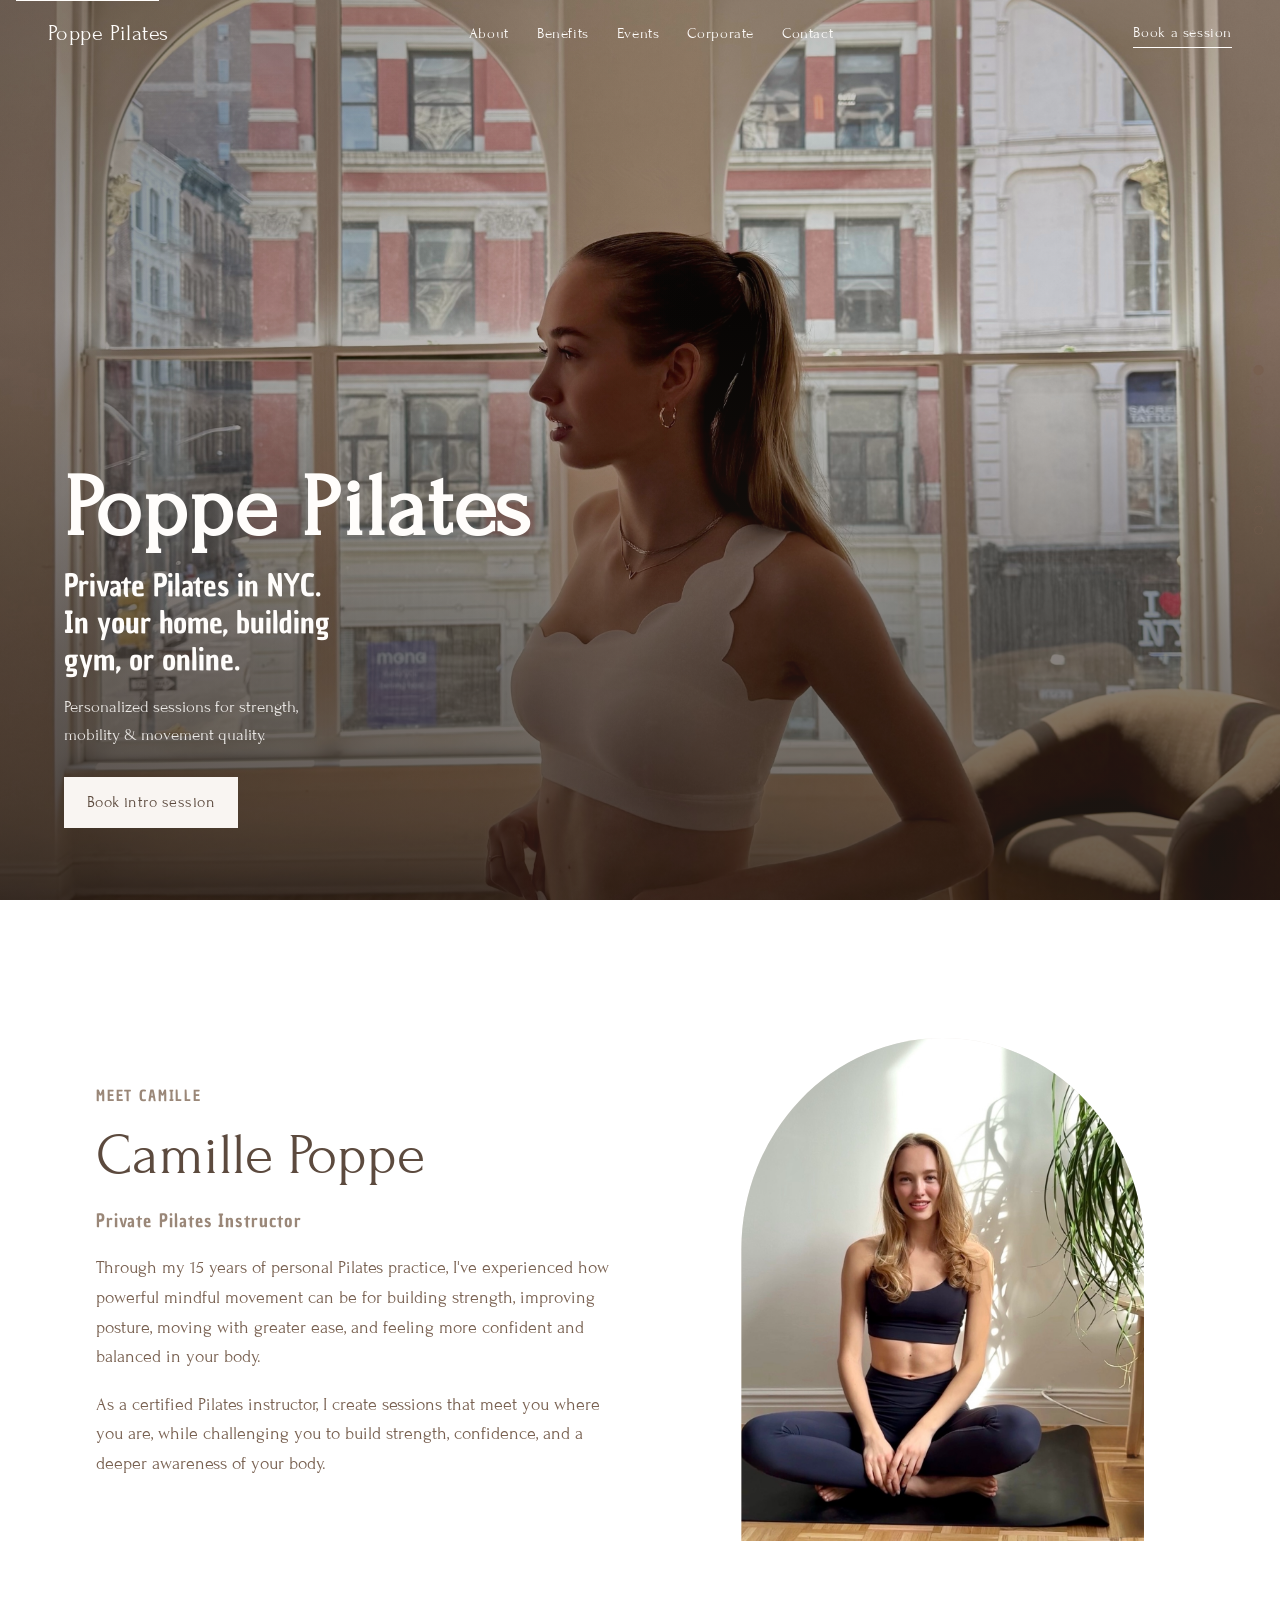
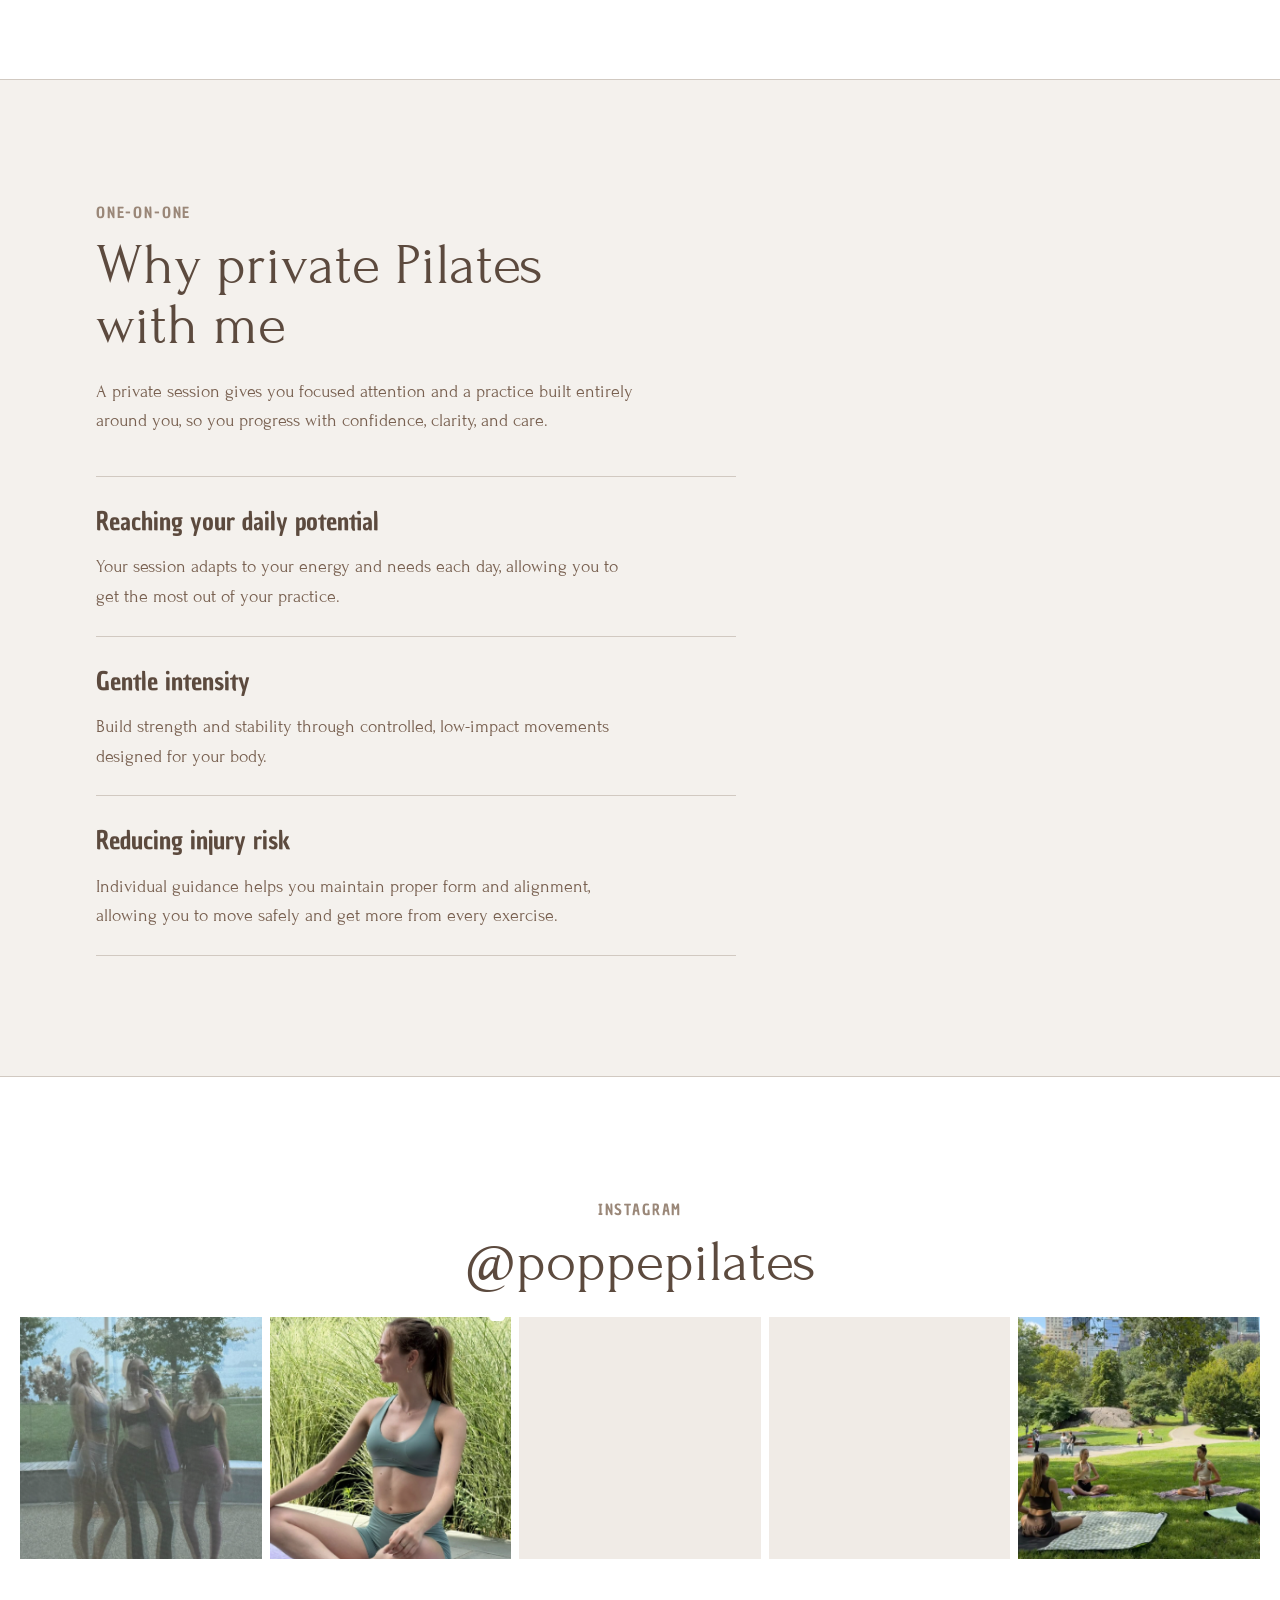
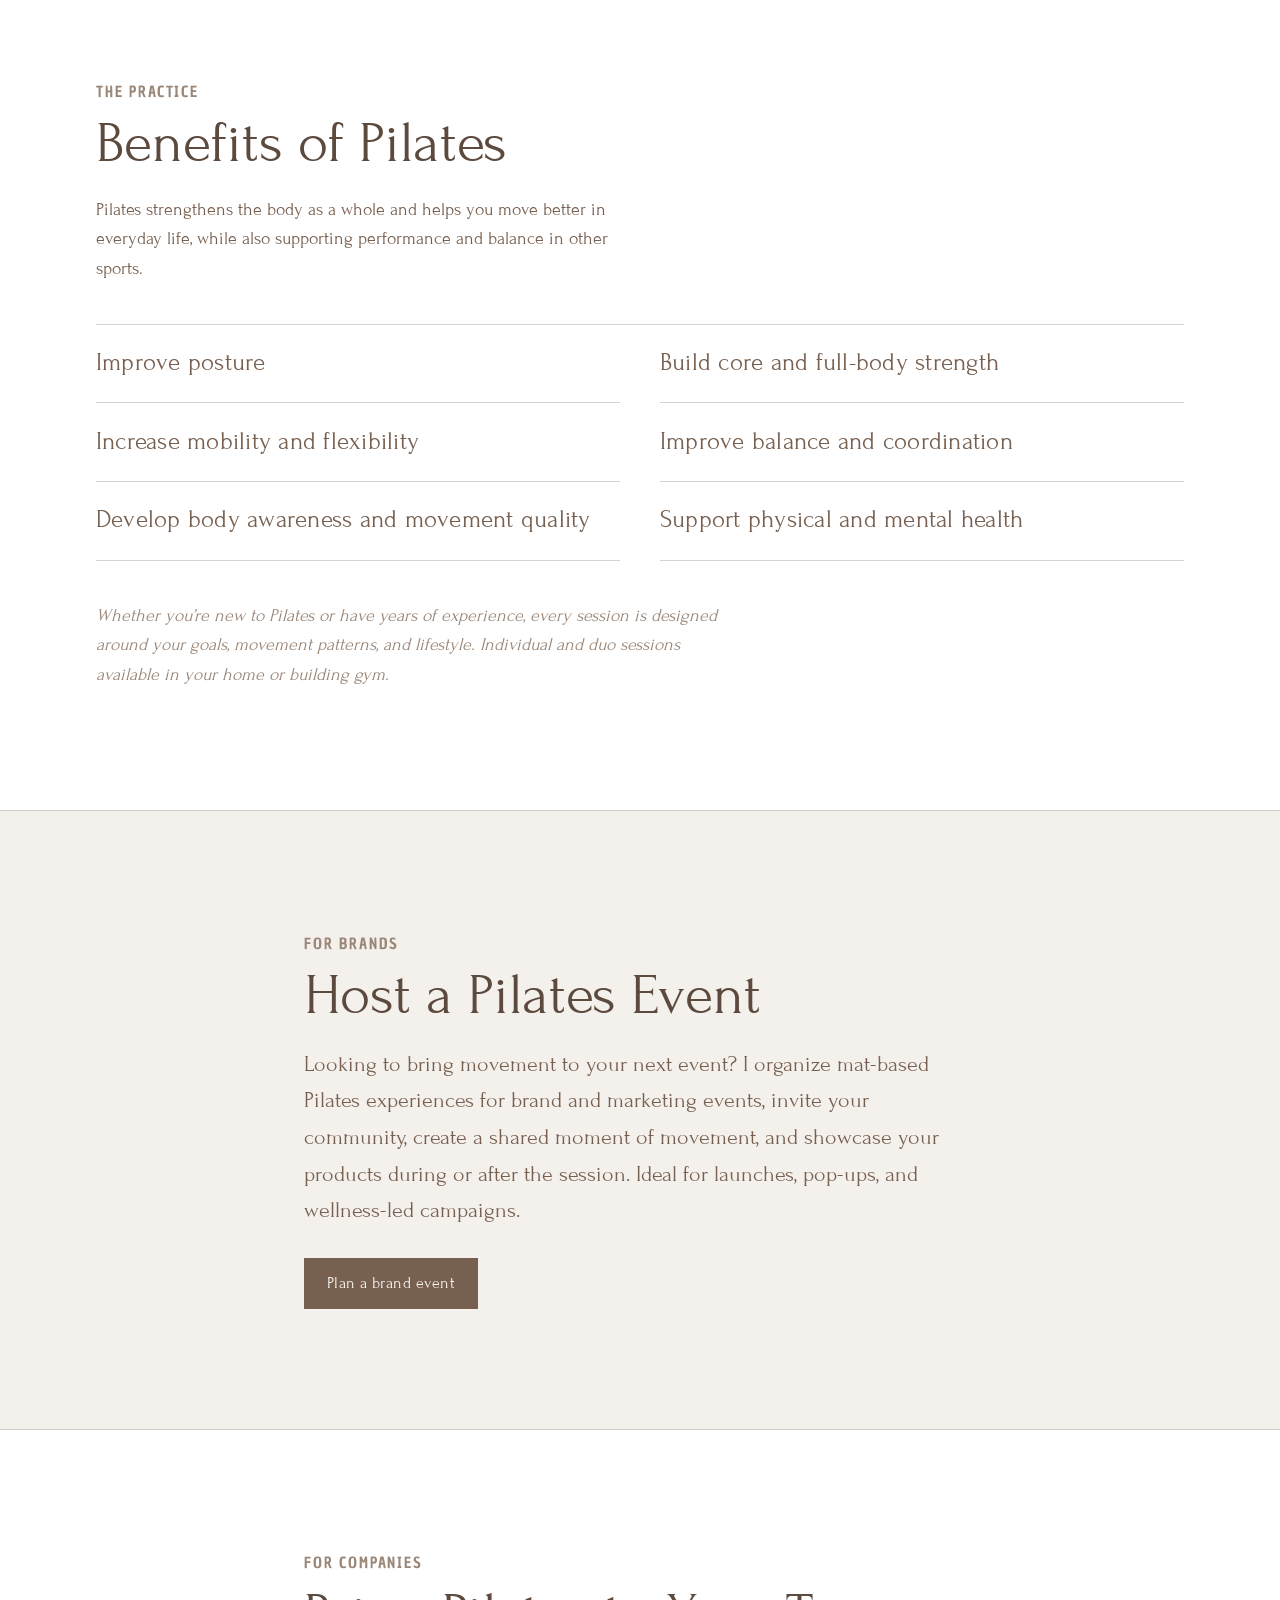
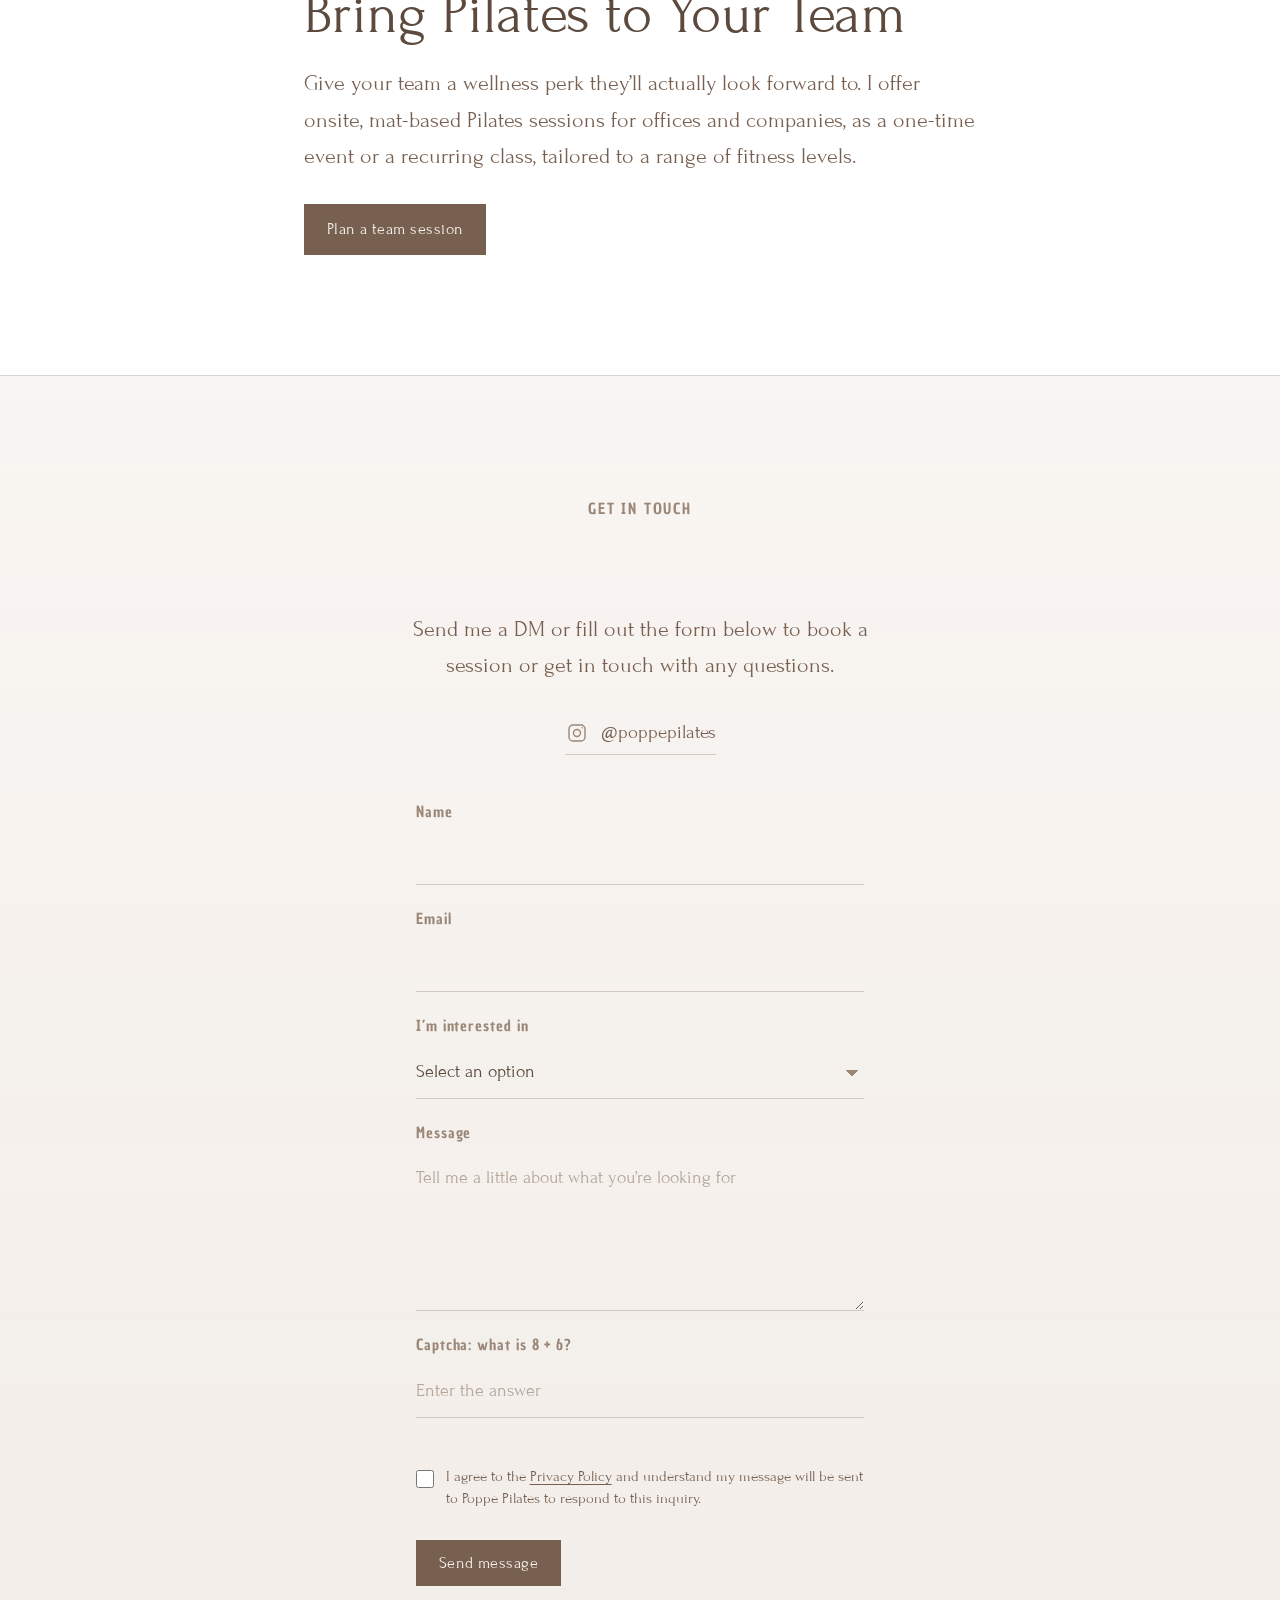
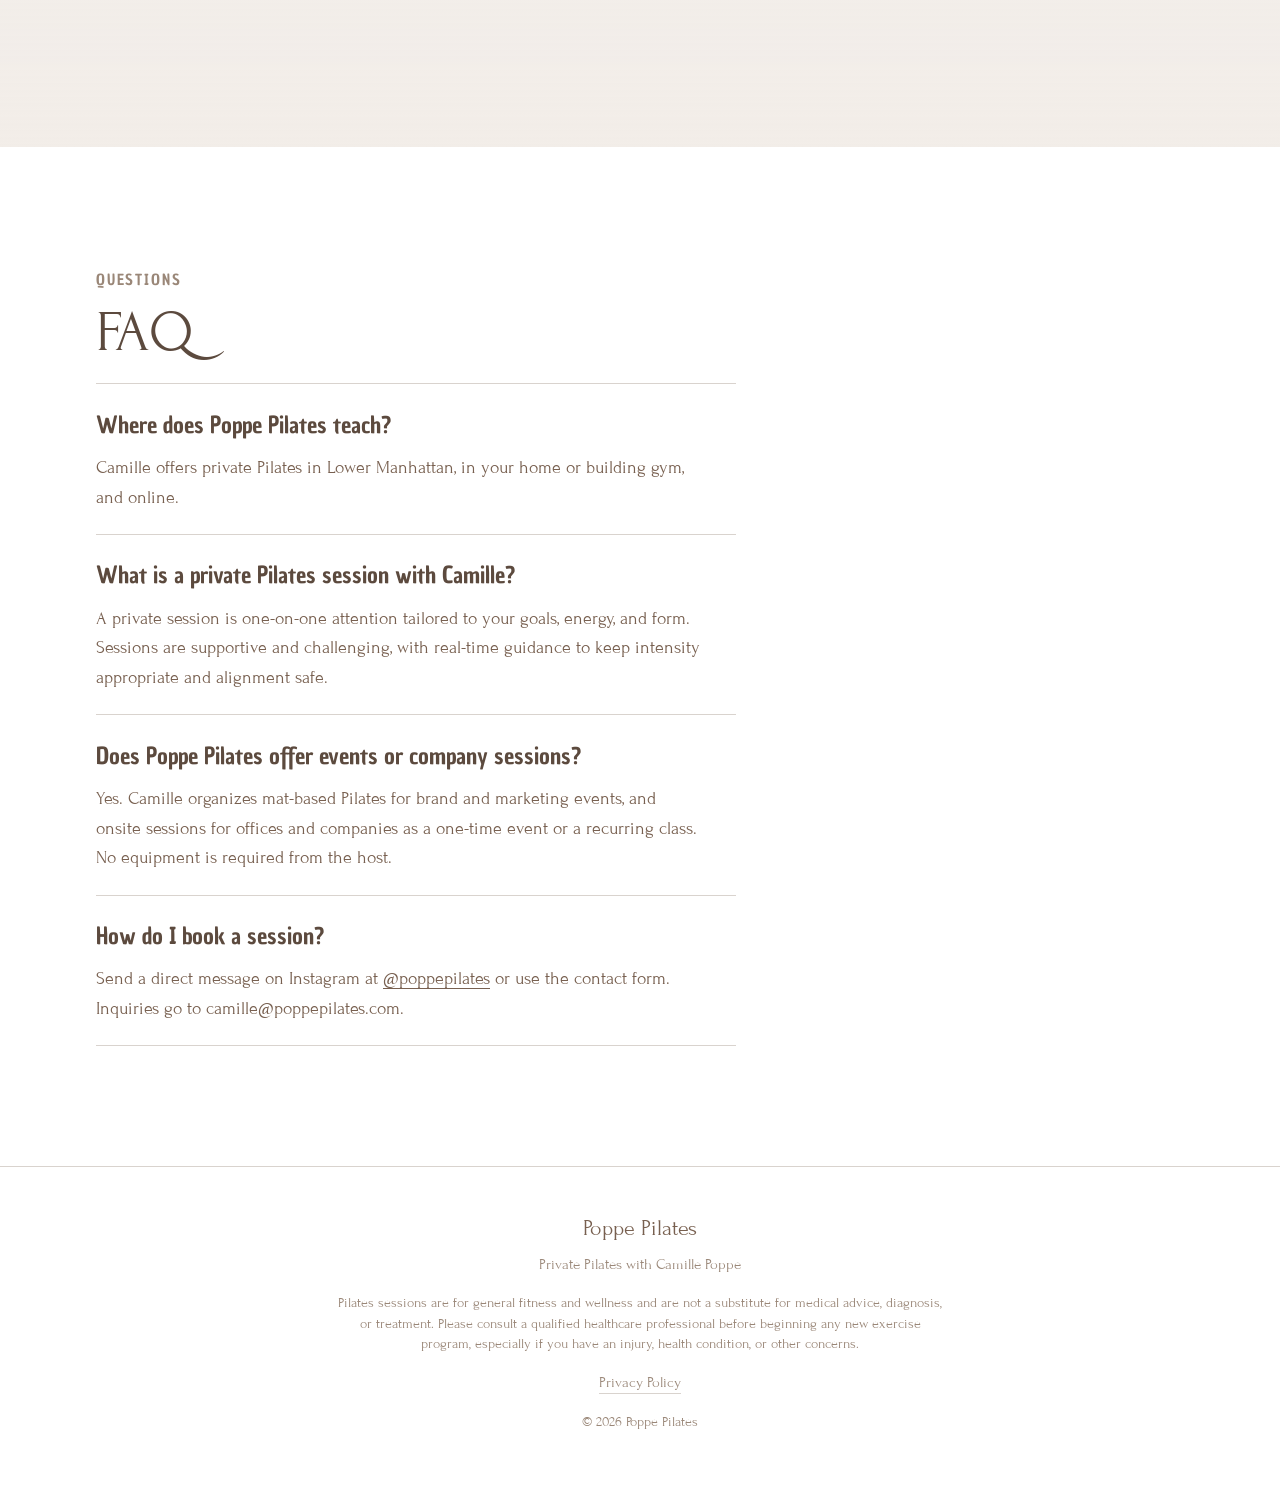
<file: index.html>
<!DOCTYPE html>
<html lang="en">
  <head>
    <meta charset="UTF-8" />
    <meta name="viewport" content="width=device-width, initial-scale=1.0" />
    <title>Poppe Pilates | Private Pilates in Lower Manhattan</title>
    <meta
      name="description"
      content="Private Pilates in Lower Manhattan with Camille Poppe. Personalized sessions in your home, building gym, or online for strength, mobility, and movement quality."
    />
    <link rel="canonical" href="https://poppepilates.com/" />
    <link rel="sitemap" type="application/xml" title="Sitemap" href="https://poppepilates.com/sitemap.xml" />
    <meta property="og:type" content="website" />
    <meta property="og:locale" content="en_US" />
    <meta property="og:site_name" content="Poppe Pilates" />
    <meta property="og:title" content="Poppe Pilates | Private Pilates in Lower Manhattan" />
    <meta
      property="og:description"
      content="Private Pilates in Lower Manhattan with Camille Poppe. Personalized sessions in your home, building gym, or online."
    />
    <meta property="og:url" content="https://poppepilates.com/" />
    <meta property="og:image" content="https://poppepilates.com/assets/images/camille2.JPG" />
    <meta name="twitter:card" content="summary_large_image" />
    <meta name="twitter:title" content="Poppe Pilates | Private Pilates in Lower Manhattan" />
    <meta
      name="twitter:description"
      content="Private Pilates in Lower Manhattan with Camille Poppe. Personalized sessions in your home, building gym, or online."
    />
    <meta name="twitter:image" content="https://poppepilates.com/assets/images/camille2.JPG" />
    <script type="application/ld+json">
      {
        "@context": "https://schema.org",
        "@graph": [
          {
            "@type": "HealthAndBeautyBusiness",
            "@id": "https://poppepilates.com/#business",
            "name": "Poppe Pilates",
            "url": "https://poppepilates.com/",
            "image": "https://poppepilates.com/assets/images/camille2.JPG",
            "email": "camille@poppepilates.com",
            "founder": {
              "@type": "Person",
              "name": "Camille Poppe",
              "jobTitle": "Private Pilates Instructor"
            },
            "address": {
              "@type": "PostalAddress",
              "addressLocality": "Lower Manhattan",
              "addressRegion": "NY",
              "addressCountry": "US"
            },
            "areaServed": [
              { "@type": "Place", "name": "Lower Manhattan" },
              { "@type": "City", "name": "New York" }
            ],
            "sameAs": ["https://www.instagram.com/poppepilates/"]
          },
          {
            "@type": "WebSite",
            "@id": "https://poppepilates.com/#website",
            "url": "https://poppepilates.com/",
            "name": "Poppe Pilates",
            "inLanguage": "en-US",
            "publisher": { "@id": "https://poppepilates.com/#business" }
          },
          {
            "@type": "FAQPage",
            "mainEntity": [
              {
                "@type": "Question",
                "name": "Where does Poppe Pilates teach?",
                "acceptedAnswer": {
                  "@type": "Answer",
                  "text": "Camille Poppe offers private Pilates in Lower Manhattan, in your home or building gym, and online."
                }
              },
              {
                "@type": "Question",
                "name": "What is a private Pilates session with Camille?",
                "acceptedAnswer": {
                  "@type": "Answer",
                  "text": "A private session is one-on-one attention tailored to your goals, energy, and form. Sessions are supportive and challenging, with real-time guidance to keep intensity appropriate and alignment safe."
                }
              },
              {
                "@type": "Question",
                "name": "Does Poppe Pilates offer events or company sessions?",
                "acceptedAnswer": {
                  "@type": "Answer",
                  "text": "Yes. Camille organizes mat-based Pilates for brand and marketing events, and onsite sessions for offices and companies as a one-time event or a recurring class. No equipment is required from the host."
                }
              },
              {
                "@type": "Question",
                "name": "How do I book a session?",
                "acceptedAnswer": {
                  "@type": "Answer",
                  "text": "Send a direct message on Instagram at @poppepilates or use the contact form on poppepilates.com. Inquiries go to camille@poppepilates.com."
                }
              }
            ]
          }
        ]
      }
    </script>
    <link rel="preconnect" href="https://fonts.googleapis.com" />
    <link rel="preconnect" href="https://fonts.gstatic.com" crossorigin />
    <link
      href="https://fonts.googleapis.com/css2?family=Chau+Philomene+One&amp;family=Forum&amp;display=swap"
      rel="stylesheet"
    />
    <link rel="stylesheet" href="css/styles.css" />
  </head>
  <body>
    <a class="skip-link" href="#main">Skip to content</a>

    <header class="site-header" data-header>
      <a class="logo" href="#top">Poppe Pilates</a>
      <nav class="nav" aria-label="Primary">
        <a href="#about">About</a>
        <a href="#benefits">Benefits</a>
        <a href="#events">Events</a>
        <a href="#corporate">Corporate</a>
        <a href="#contact">Contact</a>
      </nav>
      <a class="header-cta" href="#contact">Book a session</a>
      <button
        class="nav-toggle"
        type="button"
        aria-expanded="false"
        aria-controls="mobile-nav"
        data-nav-toggle
      >
        <span class="sr-only">Menu</span>
        <span></span>
        <span></span>
      </button>
    </header>

    <div class="mobile-nav" id="mobile-nav" data-mobile-nav hidden>
      <a href="#about">About</a>
      <a href="#benefits">Benefits</a>
      <a href="#events">Events</a>
      <a href="#corporate">Corporate</a>
      <a href="#contact">Contact</a>
      <a class="mobile-cta" href="#contact">Book a Session</a>
    </div>

    <main id="main">
      <section class="hero" id="top">
        <div class="hero-media" aria-hidden="true">
          <img
            src="assets/images/camille2.JPG"
            alt=""
            width="1600"
            height="2000"
            fetchpriority="high"
          />
          <div class="hero-veil"></div>
        </div>
        <div class="hero-content">
          <h1 class="hero-brand reveal" data-reveal>Poppe Pilates</h1>
          <p class="hero-title reveal" data-reveal>
            Private Pilates in NYC. In your home, building gym, or online.
          </p>
          <p class="hero-lede reveal" data-reveal>
            Personalized sessions for strength, mobility &amp; movement quality.
          </p>
          <div class="hero-actions reveal" data-reveal>
            <a class="btn btn-primary" href="#contact">Book intro session</a>
          </div>
        </div>
      </section>

      <section class="section about" id="about">
        <div class="section-inner about-grid">
          <div class="about-copy">
            <p class="eyebrow reveal" data-reveal>Meet Camille</p>
            <h2 class="section-title reveal" data-reveal>Camille Poppe</h2>
            <p class="role reveal" data-reveal>Private Pilates Instructor</p>
            <p class="reveal" data-reveal>
              Through my 15 years of personal Pilates practice, I've experienced
              how powerful mindful movement can be for building strength,
              improving posture, moving with greater ease, and feeling more
              confident and balanced in your body.
            </p>
            <p class="reveal" data-reveal>
              As a certified Pilates instructor, I create sessions that meet you where you are, while challenging you to build strength, confidence, and a deeper awareness of your body.
            </p>
          </div>
          <figure class="about-portrait reveal" data-reveal>
            <div class="portrait-frame">
              <img
                src="assets/images/camille.jpg"
                alt="Camille Poppe seated on a mat, smiling"
                width="900"
                height="1125"
                loading="lazy"
              />
            </div>
          </figure>
        </div>
      </section>

      <section class="section method" id="method">
        <div class="section-inner">
          <div class="benefits-intro">
            <p class="eyebrow reveal" data-reveal>One-on-one</p>
            <h2 class="section-title reveal" data-reveal>
              Why private Pilates with me
            </h2>
            <p class="reveal" data-reveal>
              A private session gives you focused attention and a practice built
              entirely around you, so you progress with confidence, clarity,
              and care.
            </p>
          </div>
          <div class="private-points">
            <article class="private-point reveal" data-reveal>
              <h3>Reaching your daily potential</h3>
              <p>
                Your session adapts to your energy and needs each day, allowing you to get the most out of your practice.
            </article>
            <article class="private-point reveal" data-reveal>
              <h3>Gentle intensity</h3>
              <p>
               Build strength and stability through controlled, low-impact movements designed for your body. 
              </p>
            </article>
            <article class="private-point reveal" data-reveal>
              <h3>Reducing injury risk</h3>
              <p>
                Individual guidance helps you maintain proper form and alignment, allowing you to move safely and get more from every exercise. 
              </p>
            </article>
          </div>
        </div>
      </section>

      <section class="section instagram" id="instagram" aria-labelledby="instagram-heading">
        <div class="section-inner">
          <div class="instagram-head">
            <p class="eyebrow">Instagram</p>
            <h2 class="section-title" id="instagram-heading">
              <a href="https://www.instagram.com/poppepilates/" target="_blank" rel="noopener noreferrer"
                >@poppepilates</a
              >
            </h2>
          </div>
        </div>
        <div class="instagram-row">
          <a
            class="instagram-post"
            href="https://www.instagram.com/poppepilates/reel/DaI42hnuo8l/"
            target="_blank"
            rel="noopener noreferrer"
            aria-label="View Instagram reel from Poppe Pilates"
          >
            <img
              src="assets/images/insta_1.png"
              alt="Poppe Pilates Instagram reel"
              width="1080"
              height="1080"
              loading="lazy"
            />
          </a>
          <a
            class="instagram-post"
            href="https://www.instagram.com/poppepilates/reel/DbbDRRYOV_l/"
            target="_blank"
            rel="noopener noreferrer"
            aria-label="View Instagram reel from Poppe Pilates"
          >
            <img
              src="assets/images/insta_2.png"
              alt="Poppe Pilates Instagram reel"
              width="1080"
              height="1080"
              loading="lazy"
            />
          </a>
          <a
            class="instagram-post"
            href="https://www.instagram.com/camilleanna_/p/DbrYeySDGxC/"
            target="_blank"
            rel="noopener noreferrer"
            aria-label="View Instagram post from Camille"
          >
            <iframe
              src="https://www.instagram.com/p/DbrYeySDGxC/embed"
              title="Camille Instagram post"
              loading="lazy"
              tabindex="-1"
            ></iframe>
          </a>
          <a
            class="instagram-post"
            href="https://www.instagram.com/poppepilates/p/DbtTYXzlq5y/"
            target="_blank"
            rel="noopener noreferrer"
            aria-label="View Instagram post from Poppe Pilates"
          >
            <iframe
              src="https://www.instagram.com/p/DbtTYXzlq5y/embed"
              title="Poppe Pilates Instagram post"
              loading="lazy"
              tabindex="-1"
            ></iframe>
          </a>
          <a
            class="instagram-post"
            href="https://www.instagram.com/poppepilates/reel/DcHvBOzuPgE/"
            target="_blank"
            rel="noopener noreferrer"
            aria-label="View Instagram reel from Poppe Pilates"
          >
            <img
              src="assets/images/insta_5.png"
              alt="Poppe Pilates Instagram reel"
              width="1080"
              height="1080"
              loading="lazy"
            />
          </a>
        </div>
      </section>

      <section class="section benefits" id="benefits">
        <div class="section-inner">
          <div class="benefits-intro">
            <p class="eyebrow reveal" data-reveal>The practice</p>
            <h2 class="section-title reveal" data-reveal>Benefits of Pilates</h2>
            <p class="reveal" data-reveal>
              Pilates strengthens the body as a whole and helps you move better
              in everyday life, while also supporting performance and balance in
              other sports.
            </p>
          </div>
          <ul class="benefit-list">
            <li class="reveal" data-reveal>Improve posture</li>
            <li class="reveal" data-reveal>Build core and full-body strength</li>
            <li class="reveal" data-reveal>Increase mobility and flexibility</li>
            <li class="reveal" data-reveal>Improve balance and coordination</li>
            <li class="reveal" data-reveal>
              Develop body awareness and movement quality
            </li>
            <li class="reveal" data-reveal>Support physical and mental health</li>
          </ul>
          <p class="personalized reveal" data-reveal>
            Whether you&rsquo;re new to Pilates or have years of experience, every
            session is designed around your goals, movement patterns, and
            lifestyle. Individual and duo sessions available in your home or
            building gym.
          </p>
        </div>
      </section>

      <section class="section offer offer-brands" id="events">
        <div class="section-inner offer-inner">
          <p class="eyebrow reveal" data-reveal>For brands</p>
          <h2 class="section-title reveal" data-reveal>
            Host a Pilates Event
          </h2>
          <p class="lead reveal" data-reveal>
            Looking to bring movement to your next event? I organize mat-based Pilates
            experiences for brand and marketing events, invite your
            community, create a shared moment of movement, and showcase your
            products during or after the session. Ideal for launches, pop-ups,
            and wellness-led campaigns.
          </p>
          <div class="offer-cta reveal" data-reveal>
            <a class="btn btn-primary" href="#contact">Plan a brand event</a>
          </div>
        </div>
      </section>

      <section class="section offer offer-teams" id="corporate">
        <div class="section-inner offer-inner">
          <p class="eyebrow reveal" data-reveal>For companies</p>
          <h2 class="section-title reveal" data-reveal>
            Bring Pilates to Your Team
          </h2>
          <p class="lead reveal" data-reveal>
            Give your team a wellness perk they&rsquo;ll actually look forward to. I
            offer onsite, mat-based Pilates sessions for offices and companies, 
            as a one-time event or a recurring class, tailored to
            a range of fitness levels.
          </p>
          <div class="offer-cta reveal" data-reveal>
            <a class="btn btn-primary" href="#contact">Plan a team session</a>
          </div>
        </div>
      </section>

      <section class="section contact" id="contact">
        <div class="section-inner contact-inner">
          <p class="eyebrow reveal" data-reveal>Get in touch</p>
          <h2 class="section-title reveal" data-reveal>Book a session</h2>
          <p class="lead reveal" data-reveal>
            Send me a DM or fill out the form below to book a session or get in touch with any questions.
          </p>

          <p class="instagram-link reveal" data-reveal>
            <a
              href="https://www.instagram.com/poppepilates"
              target="_blank"
              rel="noopener noreferrer"
            >
              <span class="contact-icon" aria-hidden="true">
                <svg viewBox="0 0 24 24" fill="none" stroke="currentColor" stroke-width="1.4">
                  <rect x="4" y="4" width="16" height="16" rx="4" />
                  <circle cx="12" cy="12" r="3.5" />
                  <circle cx="17.2" cy="6.8" r="0.8" fill="currentColor" stroke="none" />
                </svg>
              </span>
              @poppepilates
            </a>
          </p>

          <form
            class="contact-form reveal"
            data-reveal
            data-contact-form
            action="https://formsubmit.co/camille@poppepilates.com"
            method="POST"
            novalidate
          >
            <input type="hidden" name="_subject" value="New inquiry from Poppe Pilates website" />
            <input type="hidden" name="_template" value="table" />
            <input type="hidden" name="_captcha" value="false" />

            <label>
              <span>Name</span>
              <input type="text" name="name" required autocomplete="name" />
            </label>

            <label>
              <span>Email</span>
              <input type="email" name="email" required autocomplete="email" />
            </label>

            <label>
              <span>I&rsquo;m interested in</span>
              <select name="interest" required>
                <option value="" disabled selected>Select an option</option>
                <option value="Private session">Private session</option>
                <option value="Duo session">Duo session</option>
                <option value="Team / company session">Team / company session</option>
                <option value="Brand event">Brand event</option>
                <option value="Other">Other</option>
              </select>
            </label>

            <label>
              <span>Message</span>
              <textarea name="message" rows="5" required placeholder="Tell me a little about what you&rsquo;re looking for"></textarea>
            </label>

            <div class="captcha-field">
              <label for="captcha-input">
                <span
                  >Captcha: what is <span data-captcha-a>0</span> +
                  <span data-captcha-b>0</span>?</span
                >
              </label>
              <input
                id="captcha-input"
                type="text"
                name="captcha_check"
                data-captcha-input
                required
                inputmode="numeric"
                autocomplete="off"
                placeholder="Enter the answer"
                aria-describedby="captcha-error"
              />
              <p
                class="form-feedback form-feedback-error"
                id="captcha-error"
                data-captcha-error
                role="alert"
                aria-live="assertive"
              ></p>
            </div>

            <label class="consent">
              <input type="checkbox" name="privacy_consent" value="yes" required />
              <span
                >I agree to the
                <a href="privacy.html">Privacy Policy</a> and understand my
                message will be sent to Poppe Pilates to respond to this
                inquiry.</span
              >
            </label>

            <button class="btn btn-primary" type="submit" data-contact-submit>
              Send message
            </button>
            <p
              class="form-feedback form-feedback-status"
              data-form-status
              role="status"
              aria-live="polite"
            ></p>
          </form>
        </div>
      </section>

      <section class="section faq" id="faq">
        <div class="section-inner">
          <p class="eyebrow reveal" data-reveal>Questions</p>
          <h2 class="section-title reveal" data-reveal>FAQ</h2>
          <div class="faq-list">
            <article class="faq-item reveal" data-reveal>
              <h3>Where does Poppe Pilates teach?</h3>
              <p>
                Camille offers private Pilates in Lower Manhattan, in your home
                or building gym, and online.
              </p>
            </article>
            <article class="faq-item reveal" data-reveal>
              <h3>What is a private Pilates session with Camille?</h3>
              <p>
                A private session is one-on-one attention tailored to your
                goals, energy, and form. Sessions are supportive and
                challenging, with real-time guidance to keep intensity
                appropriate and alignment safe.
              </p>
            </article>
            <article class="faq-item reveal" data-reveal>
              <h3>Does Poppe Pilates offer events or company sessions?</h3>
              <p>
                Yes. Camille organizes mat-based Pilates for brand and marketing
                events, and onsite sessions for offices and companies as a
                one-time event or a recurring class. No equipment is required
                from the host.
              </p>
            </article>
            <article class="faq-item reveal" data-reveal>
              <h3>How do I book a session?</h3>
              <p>
                Send a direct message on Instagram at
                <a
                  href="https://www.instagram.com/poppepilates/"
                  target="_blank"
                  rel="noopener noreferrer"
                  >@poppepilates</a
                >
                or use the contact form. Inquiries go to
                camille@poppepilates.com.
              </p>
            </article>
          </div>
        </div>
      </section>
    </main>

    <footer class="site-footer">
      <p class="footer-brand">Poppe Pilates</p>
      <p>Private Pilates with Camille Poppe</p>
      <p class="footer-disclaimer">
        Pilates sessions are for general fitness and wellness and are not a
        substitute for medical advice, diagnosis, or treatment. Please consult a
        qualified healthcare professional before beginning any new exercise
        program, especially if you have an injury, health condition, or other
        concerns.
      </p>
      <p class="footer-links">
        <a href="privacy.html">Privacy Policy</a>
      </p>
      <p class="footer-meta">&copy; <span data-year></span> Poppe Pilates</p>
    </footer>

    <nav class="page-dots" data-page-dots aria-label="Page sections">
      <a href="#top" aria-label="Home" title="Home"></a>
      <a href="#about" aria-label="About" title="About"></a>
      <a href="#method" aria-label="Private sessions" title="Private sessions"></a>
      <a href="#instagram" aria-label="Instagram" title="Instagram"></a>
      <a href="#benefits" aria-label="Benefits" title="Benefits"></a>
      <a href="#events" aria-label="Events" title="Events"></a>
      <a href="#corporate" aria-label="Corporate" title="Corporate"></a>
      <a href="#contact" aria-label="Contact" title="Contact"></a>
      <a href="#faq" aria-label="FAQ" title="FAQ"></a>
    </nav>

    <script src="js/main.js"></script>
  </body>
</html>
</file>
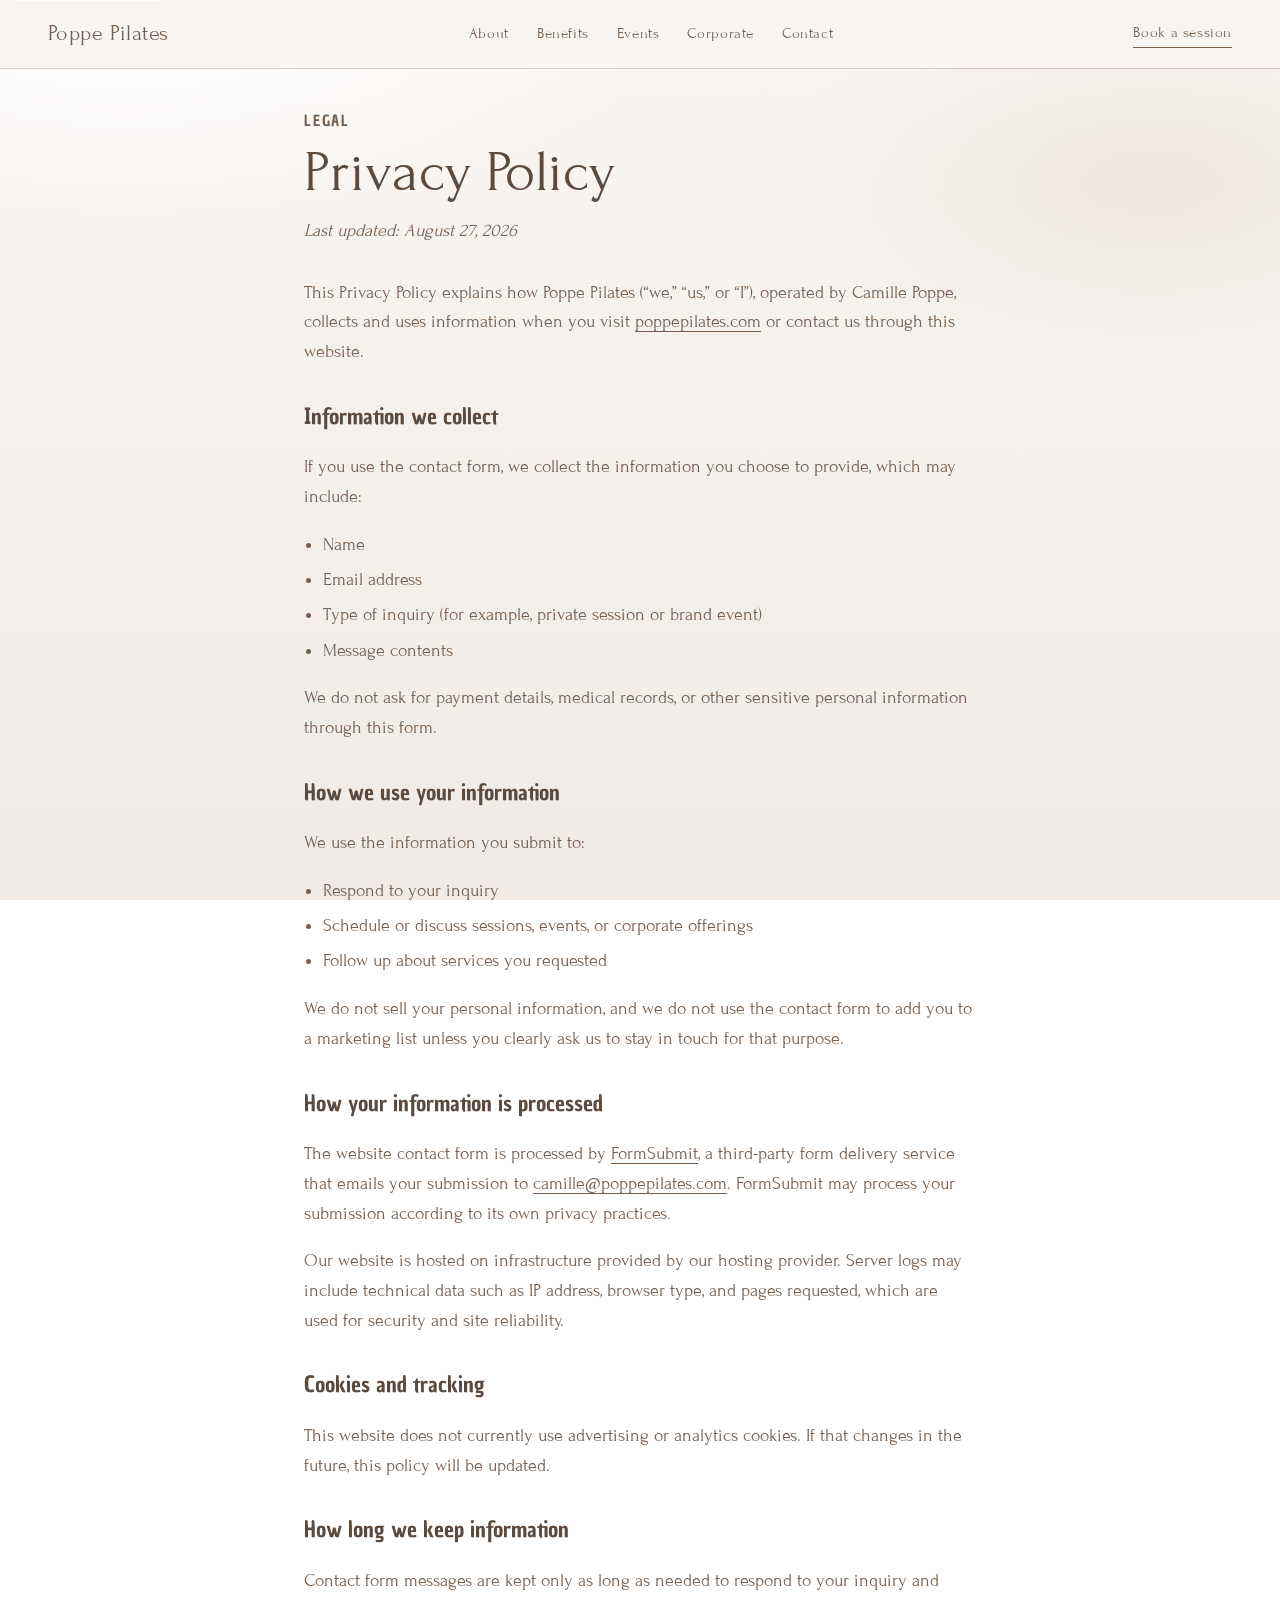
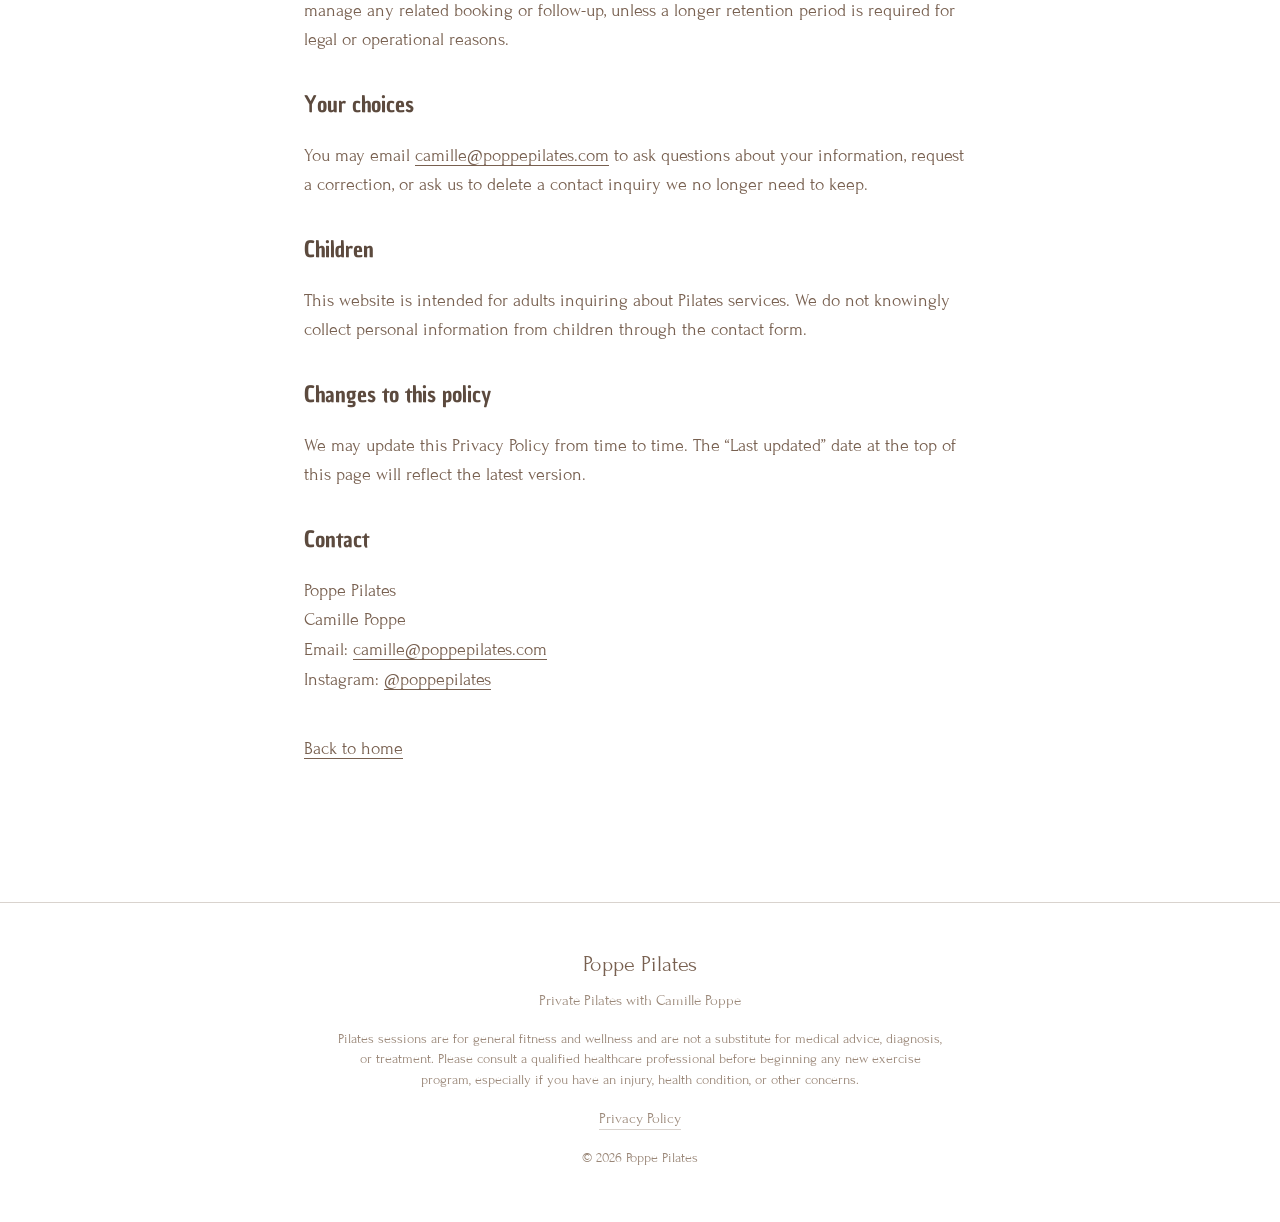
<file: privacy.html>
<!DOCTYPE html>
<html lang="en">
  <head>
    <meta charset="UTF-8" />
    <meta name="viewport" content="width=device-width, initial-scale=1.0" />
    <title>Privacy Policy | Poppe Pilates</title>
    <meta
      name="description"
      content="Privacy Policy for Poppe Pilates — how Camille Poppe collects and uses contact information from this website."
    />
    <link rel="canonical" href="https://poppepilates.com/privacy.html" />
    <meta property="og:type" content="website" />
    <meta property="og:locale" content="en_US" />
    <meta property="og:site_name" content="Poppe Pilates" />
    <meta property="og:title" content="Privacy Policy | Poppe Pilates" />
    <meta
      property="og:description"
      content="How Poppe Pilates collects and uses contact information from this website."
    />
    <meta property="og:url" content="https://poppepilates.com/privacy.html" />
    <link rel="preconnect" href="https://fonts.googleapis.com" />
    <link rel="preconnect" href="https://fonts.gstatic.com" crossorigin />
    <link
      href="https://fonts.googleapis.com/css2?family=Chau+Philomene+One&amp;family=Forum&amp;display=swap"
      rel="stylesheet"
    />
    <link rel="stylesheet" href="css/styles.css" />
  </head>
  <body>
    <a class="skip-link" href="#main">Skip to content</a>

    <header class="site-header is-scrolled" data-header data-solid>
      <a class="logo" href="index.html">Poppe Pilates</a>
      <nav class="nav" aria-label="Primary">
        <a href="index.html#about">About</a>
        <a href="index.html#benefits">Benefits</a>
        <a href="index.html#events">Events</a>
        <a href="index.html#corporate">Corporate</a>
        <a href="index.html#contact">Contact</a>
      </nav>
      <a class="header-cta" href="index.html#contact">Book a session</a>
      <button
        class="nav-toggle"
        type="button"
        aria-expanded="false"
        aria-controls="mobile-nav"
        data-nav-toggle
      >
        <span class="sr-only">Menu</span>
        <span></span>
        <span></span>
      </button>
    </header>

    <div class="mobile-nav" id="mobile-nav" data-mobile-nav hidden>
      <a href="index.html#about">About</a>
      <a href="index.html#benefits">Benefits</a>
      <a href="index.html#events">Events</a>
      <a href="index.html#corporate">Corporate</a>
      <a href="index.html#contact">Contact</a>
      <a class="mobile-cta" href="index.html#contact">Book a Session</a>
    </div>

    <main id="main">
      <article class="section legal">
        <div class="section-inner legal-inner">
          <p class="eyebrow">Legal</p>
          <h1 class="section-title">Privacy Policy</h1>
          <p class="legal-updated">Last updated: August 27, 2026</p>

          <p>
            This Privacy Policy explains how Poppe Pilates (&ldquo;we,&rdquo;
            &ldquo;us,&rdquo; or &ldquo;I&rdquo;), operated by Camille Poppe,
            collects and uses information when you visit
            <a href="https://poppepilates.com">poppepilates.com</a> or contact
            us through this website.
          </p>

          <h2>Information we collect</h2>
          <p>
            If you use the contact form, we collect the information you choose
            to provide, which may include:
          </p>
          <ul>
            <li>Name</li>
            <li>Email address</li>
            <li>Type of inquiry (for example, private session or brand event)</li>
            <li>Message contents</li>
          </ul>
          <p>
            We do not ask for payment details, medical records, or other
            sensitive personal information through this form.
          </p>

          <h2>How we use your information</h2>
          <p>We use the information you submit to:</p>
          <ul>
            <li>Respond to your inquiry</li>
            <li>Schedule or discuss sessions, events, or corporate offerings</li>
            <li>Follow up about services you requested</li>
          </ul>
          <p>
            We do not sell your personal information, and we do not use the
            contact form to add you to a marketing list unless you clearly ask
            us to stay in touch for that purpose.
          </p>

          <h2>How your information is processed</h2>
          <p>
            The website contact form is processed by
            <a href="https://formsubmit.co/" target="_blank" rel="noopener noreferrer"
              >FormSubmit</a
            >, a third-party form delivery service that emails your submission
            to <a href="mailto:camille@poppepilates.com">camille@poppepilates.com</a>.
            FormSubmit may process your submission according to its own privacy
            practices.
          </p>
          <p>
            Our website is hosted on infrastructure provided by our hosting
            provider. Server logs may include technical data such as IP address,
            browser type, and pages requested, which are used for security and
            site reliability.
          </p>

          <h2>Cookies and tracking</h2>
          <p>
            This website does not currently use advertising or analytics cookies.
            If that changes in the future, this policy will be updated.
          </p>

          <h2>How long we keep information</h2>
          <p>
            Contact form messages are kept only as long as needed to respond to
            your inquiry and manage any related booking or follow-up, unless a
            longer retention period is required for legal or operational reasons.
          </p>

          <h2>Your choices</h2>
          <p>
            You may email
            <a href="mailto:camille@poppepilates.com">camille@poppepilates.com</a>
            to ask questions about your information, request a correction, or ask
            us to delete a contact inquiry we no longer need to keep.
          </p>

          <h2>Children</h2>
          <p>
            This website is intended for adults inquiring about Pilates services.
            We do not knowingly collect personal information from children through
            the contact form.
          </p>

          <h2>Changes to this policy</h2>
          <p>
            We may update this Privacy Policy from time to time. The &ldquo;Last
            updated&rdquo; date at the top of this page will reflect the latest
            version.
          </p>

          <h2>Contact</h2>
          <p>
            Poppe Pilates<br />
            Camille Poppe<br />
            Email:
            <a href="mailto:camille@poppepilates.com">camille@poppepilates.com</a
            ><br />
            Instagram:
            <a
              href="https://www.instagram.com/poppepilates/"
              target="_blank"
              rel="noopener noreferrer"
              >@poppepilates</a
            >
          </p>

          <p class="legal-back">
            <a href="index.html">Back to home</a>
          </p>
        </div>
      </article>
    </main>

    <footer class="site-footer">
      <p class="footer-brand">Poppe Pilates</p>
      <p>Private Pilates with Camille Poppe</p>
      <p class="footer-disclaimer">
        Pilates sessions are for general fitness and wellness and are not a
        substitute for medical advice, diagnosis, or treatment. Please consult a
        qualified healthcare professional before beginning any new exercise
        program, especially if you have an injury, health condition, or other
        concerns.
      </p>
      <p class="footer-links">
        <a href="privacy.html">Privacy Policy</a>
      </p>
      <p class="footer-meta">&copy; <span data-year></span> Poppe Pilates</p>
    </footer>

    <script src="js/main.js"></script>
  </body>
</html>
</file>
<file: css/styles.css>
:root {
  --cream: #f9f5f2;
  --cream-deep: #f0ebe6;
  --taupe: #786050;
  --taupe-soft: #9a8778;
  --taupe-deep: #5c4a3e;
  --ink: #3f322b;
  --line: color-mix(in srgb, var(--taupe) 28%, transparent);
  --white: #fffdfb;
  --font-display: "Forum", "Times New Roman", serif;
  --font-accent: "Chau Philomene One", "Forum", serif;
  --ease: cubic-bezier(0.22, 1, 0.36, 1);
  --header-h: 4.25rem;
}

*,
*::before,
*::after {
  box-sizing: border-box;
}

html {
  scroll-behavior: smooth;
}

body {
  margin: 0;
  font-family: var(--font-display);
  font-size: 1.125rem;
  line-height: 1.65;
  color: var(--taupe);
  background:
    radial-gradient(ellipse 80% 50% at 10% 0%, #fff 0%, transparent 55%),
    radial-gradient(ellipse 60% 40% at 90% 20%, #efe8e1 0%, transparent 50%),
    linear-gradient(180deg, var(--cream) 0%, var(--cream-deep) 100%);
  background-attachment: fixed;
  -webkit-font-smoothing: antialiased;
  text-rendering: optimizeLegibility;
}

img {
  max-width: 100%;
  display: block;
}

a {
  color: inherit;
  text-decoration-thickness: 1px;
  text-underline-offset: 0.22em;
}

a:hover {
  color: var(--taupe-deep);
}

.sr-only {
  position: absolute;
  width: 1px;
  height: 1px;
  padding: 0;
  margin: -1px;
  overflow: hidden;
  clip: rect(0, 0, 0, 0);
  white-space: nowrap;
  border: 0;
}

.skip-link {
  position: absolute;
  left: 1rem;
  top: -3rem;
  z-index: 100;
  background: var(--white);
  padding: 0.6rem 1rem;
  transition: top 0.2s var(--ease);
}

.skip-link:focus {
  top: 1rem;
}

/* Header */
.site-header {
  position: fixed;
  inset: 0 0 auto;
  z-index: 50;
  display: flex;
  align-items: center;
  justify-content: space-between;
  gap: 1.5rem;
  height: var(--header-h);
  padding: 0 clamp(1.25rem, 4vw, 3rem);
  transition:
    background 0.35s var(--ease),
    color 0.35s var(--ease),
    box-shadow 0.35s var(--ease),
    backdrop-filter 0.35s var(--ease);
  color: var(--white);
}

.site-header.is-scrolled,
.site-header.is-open {
  background: color-mix(in srgb, var(--cream) 92%, transparent);
  color: var(--taupe);
  backdrop-filter: blur(12px);
  box-shadow: 0 1px 0 var(--line);
}

.logo {
  font-family: var(--font-display);
  font-size: 1.35rem;
  letter-spacing: 0.02em;
  text-decoration: none;
}

.nav {
  display: none;
  gap: 1.75rem;
}

.nav a,
.header-cta {
  text-decoration: none;
  font-size: 0.95rem;
  letter-spacing: 0.04em;
}

.header-cta {
  display: none;
  border-bottom: 1px solid currentColor;
  padding-bottom: 0.1rem;
}

.nav-toggle {
  width: 2.5rem;
  height: 2.5rem;
  border: 0;
  background: transparent;
  color: inherit;
  display: grid;
  place-content: center;
  gap: 0.4rem;
  cursor: pointer;
  padding: 0;
}

.nav-toggle span:not(.sr-only) {
  display: block;
  width: 1.35rem;
  height: 1.5px;
  background: currentColor;
  transition: transform 0.3s var(--ease), opacity 0.3s var(--ease);
}

.site-header.is-open .nav-toggle span:nth-child(2) {
  transform: translateY(2.75px) rotate(45deg);
}

.site-header.is-open .nav-toggle span:nth-child(3) {
  transform: translateY(-2.75px) rotate(-45deg);
}

.mobile-nav {
  position: fixed;
  inset: var(--header-h) 0 auto;
  z-index: 40;
  display: grid;
  gap: 0.25rem;
  padding: 1rem 1.5rem 1.5rem;
  background: color-mix(in srgb, var(--cream) 96%, transparent);
  backdrop-filter: blur(14px);
  border-bottom: 1px solid var(--line);
  transform-origin: top;
  animation: drop 0.35s var(--ease);
}

.mobile-nav[hidden] {
  display: none;
}

.mobile-nav a {
  text-decoration: none;
  padding: 0.85rem 0.25rem;
  font-size: 1.15rem;
  border-bottom: 1px solid var(--line);
}

.mobile-nav .mobile-cta {
  border: 0;
  margin-top: 0.5rem;
  font-family: var(--font-accent);
  letter-spacing: 0.04em;
}

@keyframes drop {
  from {
    opacity: 0;
    transform: translateY(-0.5rem);
  }
  to {
    opacity: 1;
    transform: translateY(0);
  }
}

@media (min-width: 860px) {
  .nav,
  .header-cta {
    display: flex;
  }

  .nav-toggle,
  .mobile-nav {
    display: none !important;
  }
}

/* Hero */
.hero {
  position: relative;
  min-height: 100svh;
  display: grid;
  align-items: end;
  color: var(--white);
  overflow: clip;
}

.hero-media {
  position: absolute;
  inset: 0;
}

.hero-media img {
  width: 100%;
  height: 100%;
  object-fit: cover;
  object-position: center center;
  transform: scale(1.06);
  animation: hero- ken 18s var(--ease) forwards;
}

@keyframes hero-ken {
  to {
    transform: scale(1);
  }
}

.hero-veil {
  position: absolute;
  inset: 0;
  background:
    linear-gradient(
      180deg,
      rgba(40, 30, 24, 0.28) 0%,
      rgba(40, 30, 24, 0.18) 35%,
      rgba(40, 30, 24, 0.55) 72%,
      rgba(40, 30, 24, 0.72) 100%
    ),
    linear-gradient(90deg, rgba(40, 30, 24, 0.35) 0%, transparent 55%);
}

.hero-content {
  position: relative;
  z-index: 1;
  width: min(40rem, 100%);
  padding: calc(var(--header-h) + 2rem) clamp(1.25rem, 5vw, 4rem) clamp(3rem, 8vh, 5rem);
}

.hero-brand {
  margin: 0 0 1rem;
  font-family: var(--font-display);
  font-size: clamp(2.75rem, 9vw, 5.5rem);
  line-height: 0.95;
  letter-spacing: 0.01em;
}

.hero-title {
  margin: 0 0 1rem;
  font-family: var(--font-accent);
  font-weight: 400;
  font-size: clamp(1.35rem, 3.2vw, 1.85rem);
  line-height: 1.25;
  max-width: 18ch;
}

.hero-lede {
  margin: 0 0 1.75rem;
  max-width: 28ch;
  font-size: 1.05rem;
  color: color-mix(in srgb, var(--white) 88%, transparent);
}

.hero-actions {
  display: flex;
  flex-wrap: wrap;
  gap: 0.85rem 1rem;
}

.btn {
  display: inline-flex;
  align-items: center;
  justify-content: center;
  min-height: 2.85rem;
  padding: 0.7rem 1.35rem;
  border: 1px solid transparent;
  font-family: var(--font-display);
  font-size: 1rem;
  letter-spacing: 0.03em;
  text-decoration: none;
  transition:
    background 0.25s var(--ease),
    color 0.25s var(--ease),
    border-color 0.25s var(--ease),
    transform 0.25s var(--ease);
}

.btn:hover {
  transform: translateY(-1px);
}

.btn-primary {
  background: var(--cream);
  color: var(--taupe-deep);
}

.btn-primary:hover {
  background: var(--white);
  color: var(--ink);
}

.btn-ghost {
  border-color: color-mix(in srgb, var(--white) 55%, transparent);
  color: var(--white);
  background: transparent;
}

.btn-ghost:hover {
  border-color: var(--white);
  color: var(--white);
}

/* Sections */
.section {
  padding: clamp(4.5rem, 12vw, 7.5rem) 0;
  scroll-margin-top: calc(var(--header-h) + 0.75rem);
}

.section-inner {
  width: min(68rem, calc(100% - 2.5rem));
  margin-inline: auto;
}

.section-inner.narrow {
  width: min(40rem, calc(100% - 2.5rem));
}

.eyebrow {
  margin: 0 0 0.65rem;
  font-family: var(--font-accent);
  font-size: 0.95rem;
  letter-spacing: 0.12em;
  text-transform: uppercase;
  color: var(--taupe-soft);
}

.section-title {
  margin: 0 0 1.25rem;
  font-family: var(--font-display);
  font-weight: 400;
  font-size: clamp(2.4rem, 6vw, 3.6rem);
  line-height: 1.05;
  color: var(--taupe-deep);
}

.lead {
  margin: 0;
  font-size: clamp(1.15rem, 2.4vw, 1.35rem);
  line-height: 1.7;
}

.role {
  margin: -0.5rem 0 1.5rem;
  font-family: var(--font-accent);
  letter-spacing: 0.06em;
  color: var(--taupe-soft);
}

/* About */
.about-grid {
  display: grid;
  gap: clamp(2rem, 6vw, 4.5rem);
  align-items: center;
}

.about-copy p {
  margin: 0 0 1.1rem;
  max-width: 36rem;
}

.portrait-frame {
  position: relative;
  overflow: hidden;
  aspect-ratio: 4 / 5;
  clip-path: inset(0 round 50% 50% 0 0 / 42% 42% 0 0);
  background: var(--cream-deep);
}

.portrait-frame img {
  width: 100%;
  height: 100%;
  object-fit: cover;
  object-position: 55% 15%;
}

@media (min-width: 860px) {
  .about-grid {
    grid-template-columns: 1.05fr 0.95fr;
  }
}

/* Method */
.method {
  background: color-mix(in srgb, var(--cream-deep) 70%, transparent);
  border-block: 1px solid var(--line);
}

.private-points {
  display: grid;
  gap: 0;
  max-width: 40rem;
  border-top: 1px solid var(--line);
}

.private-point {
  padding: 1.5rem 0;
  border-bottom: 1px solid var(--line);
}

.private-point h3 {
  margin: 0 0 0.65rem;
  font-family: var(--font-accent);
  font-weight: 400;
  font-size: clamp(1.25rem, 2.8vw, 1.55rem);
  color: var(--taupe-deep);
}

.private-point p {
  margin: 0;
  max-width: 34rem;
  color: var(--taupe);
}

/* Instagram */
.instagram {
  padding-bottom: 0;
}

.instagram-head {
  text-align: center;
  margin-bottom: 1.5rem;
}

.instagram-head .section-title {
  margin-bottom: 0;
}

.instagram-head a {
  text-decoration: none;
}

.instagram-head a:hover {
  opacity: 0.7;
}

.instagram-row {
  display: grid;
  grid-template-columns: repeat(5, minmax(0, 1fr));
  gap: 0.5rem;
  width: 100%;
  padding: 0 1.25rem;
}

.instagram-post {
  position: relative;
  display: block;
  aspect-ratio: 1;
  overflow: hidden;
  background: var(--cream-deep);
  text-decoration: none;
}

.instagram-post img {
  width: 100%;
  height: 100%;
  object-fit: cover;
  object-position: center;
}

.instagram-post iframe {
  position: absolute;
  top: -3.6rem;
  left: 50%;
  width: 145%;
  height: 175%;
  border: 0;
  transform: translateX(-50%);
  pointer-events: none;
}

@media (max-width: 860px) {
  .instagram-row {
    display: flex;
    overflow-x: auto;
    gap: 0.5rem;
    padding: 0 1.25rem 0.75rem;
    scroll-snap-type: x mandatory;
  }

  .instagram-post {
    flex: 0 0 min(16.5rem, 72vw);
    scroll-snap-align: start;
  }
}

/* Benefits */
.benefits-intro {
  max-width: 34rem;
  margin-bottom: 2.5rem;
}

.benefit-list {
  list-style: none;
  margin: 0;
  padding: 0;
  display: grid;
  gap: 0;
  border-top: 1px solid var(--line);
}

.benefit-list li {
  padding: 1.15rem 0;
  border-bottom: 1px solid var(--line);
  font-size: clamp(1.2rem, 2.5vw, 1.55rem);
  letter-spacing: 0.01em;
}

.personalized {
  margin: 2.5rem 0 0;
  max-width: 40rem;
  font-style: italic;
  color: var(--taupe-soft);
}

@media (min-width: 760px) {
  .benefit-list {
    grid-template-columns: 1fr 1fr;
    column-gap: 2.5rem;
  }

  .benefit-list li:nth-child(odd) {
    padding-right: 1rem;
  }
}

/* Offers: teams & brands */
.offer-inner {
  width: min(42rem, calc(100% - 2.5rem));
}

.offer .lead {
  margin-bottom: 1.75rem;
}

.offer-cta .btn-primary {
  background: var(--taupe);
  color: var(--cream);
}

.offer-cta .btn-primary:hover {
  background: var(--taupe-deep);
  color: var(--white);
}

.offer-brands {
  background: color-mix(in srgb, var(--cream-deep) 70%, transparent);
  border-block: 1px solid var(--line);
}

.offer-teams {
  border-bottom: 1px solid var(--line);
}

/* Pricing */
.pricing-note {
  margin: -0.4rem 0 2rem;
  font-style: italic;
  color: var(--taupe-soft);
}

.intro-offer {
  margin: 0 0 2rem;
  padding: 1.75rem 0;
  border-block: 1px solid var(--line);
  max-width: 42rem;
}

.intro-offer h3 {
  margin: 0 0 0.85rem;
  font-family: var(--font-accent);
  font-weight: 400;
  font-size: clamp(1.35rem, 3vw, 1.7rem);
  color: var(--taupe-deep);
}

.intro-offer p {
  margin: 0;
}

.price-list {
  list-style: none;
  margin: 0;
  padding: 0;
  max-width: 34rem;
}

.price-list li {
  display: flex;
  justify-content: space-between;
  gap: 1rem;
  align-items: baseline;
  padding: 1.1rem 0;
  border-bottom: 1px solid var(--line);
  font-size: 1.2rem;
}

.price {
  font-family: var(--font-accent);
  font-size: 1.35rem;
  color: var(--taupe-deep);
  white-space: nowrap;
}

.pricing-cta {
  margin-top: 2.25rem;
}

.pricing .btn-primary {
  background: var(--taupe);
  color: var(--cream);
}

.pricing .btn-primary:hover {
  background: var(--taupe-deep);
  color: var(--white);
}

/* Contact */
.contact {
  background:
    linear-gradient(180deg, transparent, color-mix(in srgb, var(--cream-deep) 80%, transparent)),
    var(--cream);
}

.contact-inner {
  text-align: center;
}

.contact .lead {
  margin-inline: auto;
  max-width: 30rem;
}

.instagram-link {
  margin: 2rem auto 0;
  width: min(28rem, 100%);
}

.instagram-link a {
  display: inline-flex;
  align-items: center;
  gap: 0.75rem;
  text-decoration: none;
  font-size: 1.2rem;
  border-bottom: 1px solid var(--line);
  padding-bottom: 0.35rem;
}

.instagram-link a:hover {
  border-color: var(--taupe);
}

.contact-icon {
  width: 1.5rem;
  height: 1.5rem;
  flex: 0 0 auto;
  color: var(--taupe-soft);
}

.contact-icon svg {
  width: 100%;
  height: 100%;
}

.contact-form {
  position: relative;
  margin: 2.75rem auto 0;
  width: min(28rem, 100%);
  display: grid;
  gap: 1.35rem;
  text-align: left;
}

.contact-form label {
  display: grid;
  gap: 0.45rem;
}

.contact-form label span {
  font-family: var(--font-accent);
  font-size: 0.95rem;
  letter-spacing: 0.06em;
  color: var(--taupe-soft);
}

.contact-form input:not([type="checkbox"]),
.contact-form select,
.contact-form textarea {
  width: 100%;
  border: 0;
  border-bottom: 1px solid var(--line);
  border-radius: 0;
  background: transparent;
  padding: 0.7rem 0;
  font: inherit;
  color: var(--taupe-deep);
  outline: none;
  appearance: none;
  transition: border-color 0.2s var(--ease);
}

.contact-form select {
  background-image: linear-gradient(45deg, transparent 50%, var(--taupe-soft) 50%),
    linear-gradient(135deg, var(--taupe-soft) 50%, transparent 50%);
  background-position: calc(100% - 12px) calc(50% + 2px), calc(100% - 6px) calc(50% + 2px);
  background-size: 6px 6px, 6px 6px;
  background-repeat: no-repeat;
  padding-right: 1.5rem;
}

.contact-form textarea {
  resize: vertical;
  min-height: 7rem;
  line-height: 1.5;
}

.contact-form input:not([type="checkbox"]):focus,
.contact-form select:focus,
.contact-form textarea:focus {
  border-color: var(--taupe);
}

.contact-form input::placeholder,
.contact-form textarea::placeholder {
  color: color-mix(in srgb, var(--taupe-soft) 70%, transparent);
}

.contact-form .btn-primary {
  justify-self: start;
  margin-top: 0.5rem;
  background: var(--taupe);
  color: var(--cream);
  cursor: pointer;
}

.contact-form .btn-primary:hover {
  background: var(--taupe-deep);
  color: var(--white);
}

.contact-form .consent {
  display: grid;
  grid-template-columns: auto 1fr;
  gap: 0.7rem;
  align-items: start;
  font-size: 0.95rem;
  line-height: 1.45;
  color: var(--taupe);
}

.contact-form .consent input[type="checkbox"] {
  appearance: auto;
  -webkit-appearance: checkbox;
  width: 1.15rem;
  height: 1.15rem;
  margin: 0.2rem 0 0;
  padding: 0;
  border: 1px solid var(--taupe);
  border-radius: 0.15rem;
  background: var(--white);
  accent-color: var(--taupe);
  cursor: pointer;
  flex: 0 0 auto;
}

.contact-form .consent span {
  font-family: var(--font-display);
  font-size: 0.95rem;
  letter-spacing: 0;
  text-transform: none;
  color: var(--taupe);
}

.contact-form .consent a {
  text-underline-offset: 0.18em;
}

.contact-form .captcha-field {
  display: grid;
  gap: 0.45rem;
}

.contact-form .form-feedback {
  margin: 0;
  min-height: 1.25rem;
  font-family: var(--font-display);
  font-size: 0.95rem;
  line-height: 1.4;
  color: var(--taupe);
}

.contact-form .form-feedback-error.is-error,
.contact-form .form-feedback.is-error {
  color: #8a4a3a;
}

.contact-form .form-feedback.is-success {
  color: #4f6b4c;
}

.contact-form .btn-primary:disabled {
  opacity: 0.7;
  cursor: wait;
  transform: none;
}

/* Legal */
.legal {
  padding-top: calc(var(--header-h) + 2.5rem);
}

.legal-inner {
  width: min(42rem, calc(100% - 2.5rem));
}

.legal .section-title {
  margin-bottom: 0.75rem;
}

.legal-updated {
  margin: 0 0 2rem;
  color: var(--taupe-soft);
  font-style: italic;
}

.legal h2 {
  margin: 2rem 0 0.75rem;
  font-family: var(--font-accent);
  font-weight: 400;
  font-size: 1.35rem;
  color: var(--taupe-deep);
}

.legal p,
.legal li {
  color: var(--taupe);
}

.legal ul {
  margin: 0 0 1rem;
  padding-left: 1.2rem;
}

.legal li {
  margin: 0.35rem 0;
}

.legal-back {
  margin-top: 2.5rem;
}

/* Footer */
.site-footer {
  padding: 2.5rem clamp(1.25rem, 4vw, 3rem) 3rem;
  border-top: 1px solid var(--line);
  text-align: center;
  color: var(--taupe-soft);
  font-size: 0.95rem;
}

.footer-brand {
  margin: 0 0 0.35rem;
  font-family: var(--font-display);
  font-size: 1.4rem;
  color: var(--taupe);
}

.site-footer p {
  margin: 0.25rem 0;
}

.footer-disclaimer {
  max-width: 38rem;
  margin: 1rem auto 0 !important;
  font-size: 0.85rem;
  line-height: 1.5;
}

.footer-links {
  margin-top: 1rem !important;
}

.footer-links a {
  text-decoration: none;
  border-bottom: 1px solid var(--line);
  padding-bottom: 0.1rem;
}

.footer-links a:hover {
  border-color: var(--taupe);
  color: var(--taupe-deep);
}

.footer-meta {
  margin-top: 1rem !important;
  font-size: 0.85rem;
}

/* FAQ */
.faq-list {
  display: grid;
  gap: 0;
  max-width: 40rem;
  border-top: 1px solid var(--line);
}

.faq-item {
  padding: 1.35rem 0;
  border-bottom: 1px solid var(--line);
}

.faq-item h3 {
  margin: 0 0 0.55rem;
  font-family: var(--font-accent);
  font-weight: 400;
  font-size: clamp(1.2rem, 2.6vw, 1.45rem);
  color: var(--taupe-deep);
}

.faq-item p {
  margin: 0;
  max-width: 38rem;
}

/* Section dots */
.page-dots {
  position: fixed;
  right: 1.05rem;
  top: 50%;
  z-index: 40;
  display: flex;
  flex-direction: column;
  align-items: center;
  gap: 0.7rem;
  transform: translateY(-50%);
}

.page-dots a {
  position: relative;
  display: block;
  width: 0.55rem;
  height: 0.55rem;
  border: 1.5px solid var(--taupe);
  border-radius: 50%;
  background: transparent;
  opacity: 0.45;
  transition:
    opacity 0.25s var(--ease),
    background 0.25s var(--ease),
    transform 0.25s var(--ease);
}

.page-dots a::before {
  content: "";
  position: absolute;
  inset: -0.45rem;
}

.page-dots a:hover,
.page-dots a.is-active {
  opacity: 1;
  background: var(--taupe);
}

.page-dots a.is-active {
  transform: scale(1.15);
}

@media (max-width: 860px) {
  .page-dots {
    display: none;
  }
}

/* Motion */
.reveal {
  opacity: 0;
  transform: translateY(1.1rem);
  transition:
    opacity 0.8s var(--ease),
    transform 0.8s var(--ease);
}

.reveal.is-visible {
  opacity: 1;
  transform: none;
}

.hero .reveal {
  transition-delay: 0.05s;
}

.hero .hero-title {
  transition-delay: 0.18s;
}

.hero .hero-lede {
  transition-delay: 0.3s;
}

.hero .hero-actions {
  transition-delay: 0.42s;
}

@media (prefers-reduced-motion: reduce) {
  html {
    scroll-behavior: auto;
  }

  .hero-media img,
  .reveal,
  .mobile-nav {
    animation: none !important;
    transition: none !important;
    opacity: 1 !important;
    transform: none !important;
  }
}
</file>
